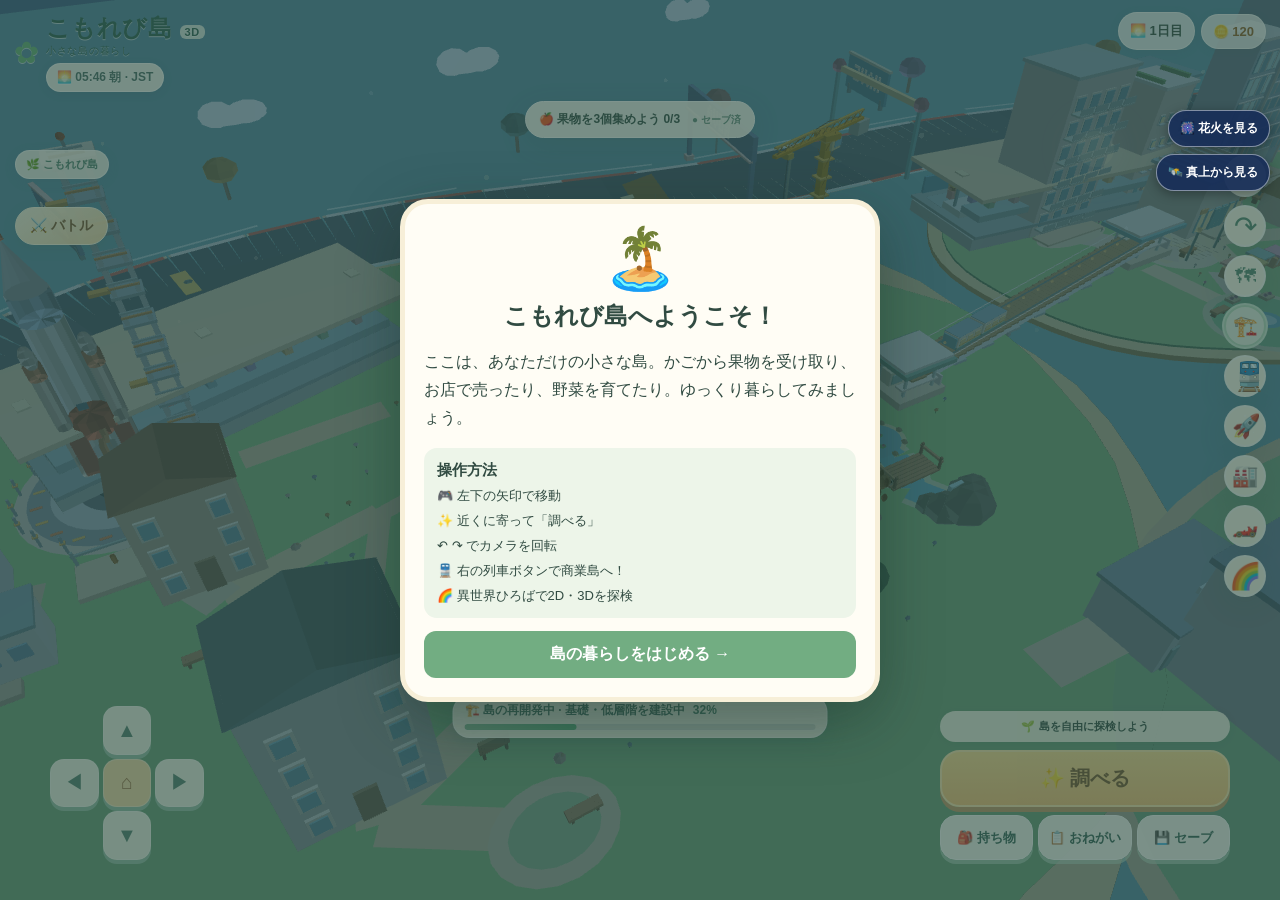
<file: index.html>
<!doctype html>
<html lang="ja">
<head>
  <meta charset="utf-8">
  <meta name="viewport" content="width=device-width, initial-scale=1, viewport-fit=cover, user-scalable=no">
  <meta name="theme-color" content="#e1f6e6">
  <meta name="description" content="こもれび島 3D — 島で歩く、集める、育てる。オリジナルの小さな生活ゲーム。">
  <title>こもれび島 3D | 小さな島の暮らし</title>
  <link rel="stylesheet" href="styles.css?v=20261123-airshow1">
</head>
<body>
<div id="app">
  <div id="poster" aria-hidden="true">
    <div class="poster-sky"></div><div class="poster-water"></div><div class="poster-island"></div>
    <div class="poster-house"><span>🏡</span></div><div class="poster-player">🧑🏻</div>
    <div class="poster-copy">🌿 こもれび島 3D<small>島で、あたらしい毎日を。</small></div>
    <div class="poster-note">この画面で島が動かない場合は、<br>ZIPをWebサイトとして公開してSafariで開いてください。</div>
  </div>
  <canvas id="gameCanvas" aria-label="3Dのこもれび島"></canvas>
  <canvas id="battleFxCanvas" aria-hidden="true"></canvas>
  <div id="nightSky" class="night-sky" aria-hidden="true"><div class="night-moon"></div></div>
  <div class="top-hud">
    <div class="brand"><span class="brand-leaf">✿</span><div><strong>こもれび島 <em>3D</em></strong><small>小さな島の暮らし</small><span class="clock-pill" id="timePill" aria-label="日本標準時と同期中">🕘 00:00 · JST</span></div></div>
    <div class="top-right"><span class="pill" id="dayPill">☀️ 1日目</span><span class="pill gold" id="coinPill">🪙 120</span></div>
  </div>
  <div id="statusBar"><span id="missionShort">🍎 果物を3個集めよう</span><span id="saveStatus">● セーブ済</span></div>
  <div id="islandNamePill" class="island-name-pill">🌿 こもれび島</div>
  <button type="button" id="battleBtn" class="island-battle-entry" aria-label="島のオリジナルモンスターバトルを始める">⚔️ バトル</button>
  <button type="button" id="airshowBtn" class="airshow-entry" aria-label="6機編隊の航空ショーを開始する" title="昼の6機編隊航空ショー" hidden>✈️ 航空ショー</button>
  <div id="airshowHud" class="airshow-hud" role="status" aria-live="off" hidden>✈️ 6機編隊が島の上空を通過中！</div>
  <div class="edge-buttons"><button id="rotateLeft" aria-label="カメラを左回転">↶</button><button id="rotateRight" aria-label="カメラを右回転">↷</button><button id="islandMapBtn" aria-label="拡張された島の地図を開く" title="島マップ">🗺</button><button id="redevelopmentViewBtn" class="active" aria-label="島の再開発を見渡す・通常カメラに戻す" title="再開発を見渡す">🏗️</button><button id="seaLineBtn" aria-label="こもれびシーラインの路線図・駅へ移動" title="海上列車と商業島">🚆</button><button id="spaceportBtn" aria-label="こもれび宇宙港のロケット発射台へ" title="ロケット発射台">🚀</button><button id="industryBtn" aria-label="自動車工場と完成車輸出港へ" title="自動車産業地区">🏭</button><button id="kartBtn" aria-label="こもれびサーキットでカートレース" title="カートレース場">🏎️</button><a class="dimension-link" id="dimensionGateBtn" href="./dimension-hub.html" aria-label="3Dと2Dの異世界ひろばへ" title="3Dと2Dの世界・交流ひろば">🌈</a></div>
  <button id="redevelopmentHud" class="redevelopment-status" aria-label="島の再開発 32%・詳細を開く" type="button"><span class="redevelopment-top"><strong id="redevelopmentLabel">🏗️ 島の再開発中 · 基礎・低層階を建設中</strong><strong id="redevelopmentPercent">32%</strong></span><span class="redevelopment-track"><span id="redevelopmentFill" class="redevelopment-fill" style="width:32%"></span></span></button>
  <div id="spaceHud" class="space-launch-hud" role="status" aria-live="polite" hidden></div>
  <div id="trainHud" class="sea-train-hud" hidden><span id="trainHudText">🚆 こもれびシーラインで移動中…</span><span class="sea-train-progress" aria-hidden="true"><span></span></span></div>
  <div id="kartHud" class="kart-hud" hidden aria-label="こもれび群島グランプリのレース画面">
    <div class="kart-hud-panel"><strong id="kartStatus">🏁 こもれび群島グランプリ</strong><span id="kartRaceMeta">順位 1/8 · 1/3周 · 0 km/h · 00:00</span><div id="kartSponsors" class="kart-sponsor-strip" aria-label="こもれびグランプリのスポンサー">🏁 PRESENTED BY <b>KOMO MOTOR</b> <span>✦</span> <b>MINT ENERGY</b> <span>✦</span> <b>NOVA TECH</b></div><div class="kart-race-actions"><button id="kartAutoToggle" type="button">🚗 オート加速 ON</button><button id="kartRestart" type="button" hidden>🔁 もう一度</button><button id="kartQuit" type="button">🏝️ 島へ戻る</button></div></div>
    <canvas id="kartMiniMap" class="kart-minimap" width="150" height="150" aria-label="コースとカートの現在位置"></canvas>
    <div class="kart-touch-controls" aria-label="カート操作">
      <div class="kart-steering"><button id="kartSteerLeft" type="button" aria-label="左にハンドル">◀</button><button id="kartSteerRight" type="button" aria-label="右にハンドル">▶</button></div>
      <div class="kart-pedals"><button id="kartBrake" type="button" aria-label="ブレーキ">減速</button><button id="kartDrift" type="button" aria-label="ドリフト">💨 ドリフト</button><button id="kartItem" type="button" aria-label="獲得したアイテムを使う" disabled>🎁 アイテム</button><button id="kartRescue" type="button" aria-label="コースに戻る">↩ 復帰</button></div>
    </div>
  </div>
  <section id="battleHud" class="battle-hud" aria-label="島のモンスターバトル" hidden>
    <div class="battle-hud-top"><strong>⚔️ こもれび バトル広場</strong><div class="battle-nav"><button id="battleBackBtn" type="button" hidden>↩ 技を戻す</button><button id="battleQuitBtn" type="button">✕ やめる</button></div></div>
    <div class="battle-hp-grid">
      <div class="battle-hp-card"><strong id="battlePlayerName">⚡ ピリモ Lv.16</strong><span>HP <span id="battlePlayerHP">48 / 48</span></span><div class="battle-meter"><span id="battlePlayerFill"></span></div></div>
      <div class="battle-hp-card"><strong id="battleFoeName">🍃 ハルリザ Lv.15</strong><span>HP <span id="battleFoeHP">52 / 52</span></span><div class="battle-meter"><span id="battleFoeFill"></span></div></div>
    </div>
    <p id="battleMessage" class="battle-message" role="status" aria-live="polite">好きな技を選ぼう！</p>
    <div class="battle-action-grid" id="battleActions">
      <button id="battleAttackBtn" type="button" class="battle-attack">⚔️ たたかう</button>
      <button id="battleFriendBtn" type="button">🌬️ なかま</button>
      <button id="battleItemBtn" type="button">🧰 どうぐ ×1</button>
      <button id="battleRunBtn" type="button">🏃 にげる</button>
    </div>
    <div id="battleMoves" class="battle-move-grid" data-open="no" hidden>
      <button type="button" data-battle-move="thunder">⚡ ひかりスパーク</button>
      <button type="button" data-battle-move="quick">💨 ひらりアタック</button>
      <button type="button" data-battle-move="burst">🌟 きらめきボール</button>
      <button type="button" data-battle-move="rest">💚 ひとやすみ</button>
    </div>
    <button id="battleEndBtn" class="battle-end" type="button" hidden>🏝️ 島の散策に戻る</button>
  </section>
  <div class="toast" id="toast" role="status" aria-live="polite"></div>
  <div class="festival-controls" aria-label="花火カメラ操作"><button type="button" id="festivalViewBtn">🎆 花火を見る</button><button type="button" id="fireworksOverheadBtn">🛰️ 真上から見る</button></div>
  <div class="bottom-ui">
    <div class="dpad" aria-label="移動コントローラー"><button class="up" data-dir="up" aria-label="前に移動">▲</button><button class="left" data-dir="left" aria-label="左に移動">◀</button><button class="center" id="cameraReset" aria-label="カメラを戻す">⌂</button><button class="right" data-dir="right" aria-label="右に移動">▶</button><button class="down" data-dir="down" aria-label="後ろに移動">▼</button></div>
    <div class="actions"><div class="hint" id="interactHint">あたりを探検しよう！</div><button class="act-main" id="actionBtn">✨ 調べる</button><div class="small-actions"><button id="bagBtn">🎒 持ち物</button><button id="questBtn">📋 おねがい</button><button id="nextDayBtn">💾 セーブ</button></div></div>
  </div>
  <div id="loadingBanner">島の準備をしています…</div>
  <div class="overlay" id="panelOverlay" hidden><section class="panel" role="dialog" aria-modal="true" aria-labelledby="panelTitle"><div class="panel-head"><h2 id="panelTitle">持ち物</h2><button id="panelClose" aria-label="閉じる">✕</button></div><div id="panelContent"></div></section></div>
  <div class="overlay" id="welcomeOverlay" hidden><section class="panel welcome" role="dialog" aria-modal="true" aria-labelledby="welcomeTitle"><div class="welcome-icon">🏝️</div><h2 id="welcomeTitle">こもれび島へようこそ！</h2><p>ここは、あなただけの小さな島。かごから果物を受け取り、お店で売ったり、野菜を育てたり。ゆっくり暮らしてみましょう。</p><div class="tips"><strong>操作方法</strong><span>🎮 左下の矢印で移動</span><span>✨ 近くに寄って「調べる」</span><span>↶ ↷ でカメラを回転</span><span>🚆 右の列車ボタンで商業島へ！</span><span>🌈 異世界ひろばで2D・3Dを探検</span></div><button class="primary" id="startBtn">島の暮らしをはじめる →</button></section></div>


  <div id="fishHud" class="fish-hud" data-stage="ready" hidden>
    <div class="fish-hud-title"><span>🎣 おさかな池</span><button type="button" id="fishBack" aria-label="釣りをやめる">✕ やめる</button></div>
    <p id="fishMessage" role="status" aria-live="polite">池に向かって竿を投げよう！</p>
    <div id="fishTimer" class="fish-timer" hidden><div class="fish-timer-fill"></div></div>
  </div>
  <!-- The island remains a 3D game. House and shop are rendered as walkable 3D rooms. -->
  <div class="room-hud" id="roomHud" hidden>
    <span id="roomName">🏠 家の中</span><span class="room-hud-help">歩いて家具や店員に近づこう</span>
  </div>
  <!-- Speech text appears above the actual 3D character; choices and commerce remain in the compact panel. -->
  <div class="speech-bubble" id="speechBubble" role="status" aria-live="polite" aria-atomic="true" hidden>
    <div class="speech-name" id="speechName">🐱 店員さん</div>
    <p class="speech-text" id="speechText"></p>
  </div>
  <div class="room-dialogue" id="roomDialogue" role="dialog" aria-modal="true" aria-labelledby="roomDialogTitle" hidden>
    <div class="room-dialogue-heading"><h2 id="roomDialogTitle">お話ししよう</h2><button id="roomDialogClose" aria-label="会話を閉じる">✕</button></div>
    <div id="roomDialogBody"></div>
    <div id="roomDialogActions" class="room-dialogue-actions"></div>
  </div>
  <div class="scene-veil" id="sceneVeil" aria-hidden="true"><div id="sceneVeilLabel">🚪 お部屋へ入ります…</div></div>
  <div id="errorMessage" hidden></div>
</div>
<script src="rooms3d.js?v=20261111-v17" defer></script>
<script src="daynight.js?v=20261112-v21" defer></script>
<script src="sky-gradient.js?v=20261120-atmosphere1" defer></script>
<script src="watering3d.js?v=20261111-v17" defer></script>
<script src="moko3d.js?v=20261111-v17" defer></script>
<script src="expansion3d.js?v=20261112-v23" defer></script>
<script src="redevelopment3d.js?v=20261120-material1" defer></script>
<script src="sealine3d.js?v=20261126-graphics2" defer></script>
<script src="world-expansion-v23.js?v=20261112-v24" defer></script>
<script src="spaceport3d.js?v=20261114-v41" defer></script>
<script src="launch-audio.js?v=20261113-v30" defer></script>
<script src="industry3d.js?v=20261113-v31" defer></script>
<script src="kart3d.js?v=20261113-v38" defer></script>
<script src="nightfestival.js?v=20261126-rare2" defer></script>
<script src="airshow3d.js?v=20261123-a1" defer></script>
<script src="render-quality.js?v=20261128-collision-hd1" defer></script>
<script src="camera-gestures.js?v=20261113-v32" defer></script>
<script src="battle3d.js?v=20261128-collision-hd1" defer></script>
<script src="battle-effects.js?v=20261118-b4" defer></script>
<script src="island-life3d.js?v=20261119-life2" defer></script>
<script src="game.js?v=20261128-anime-avatar2" defer></script>
</body>
</html>
</file>
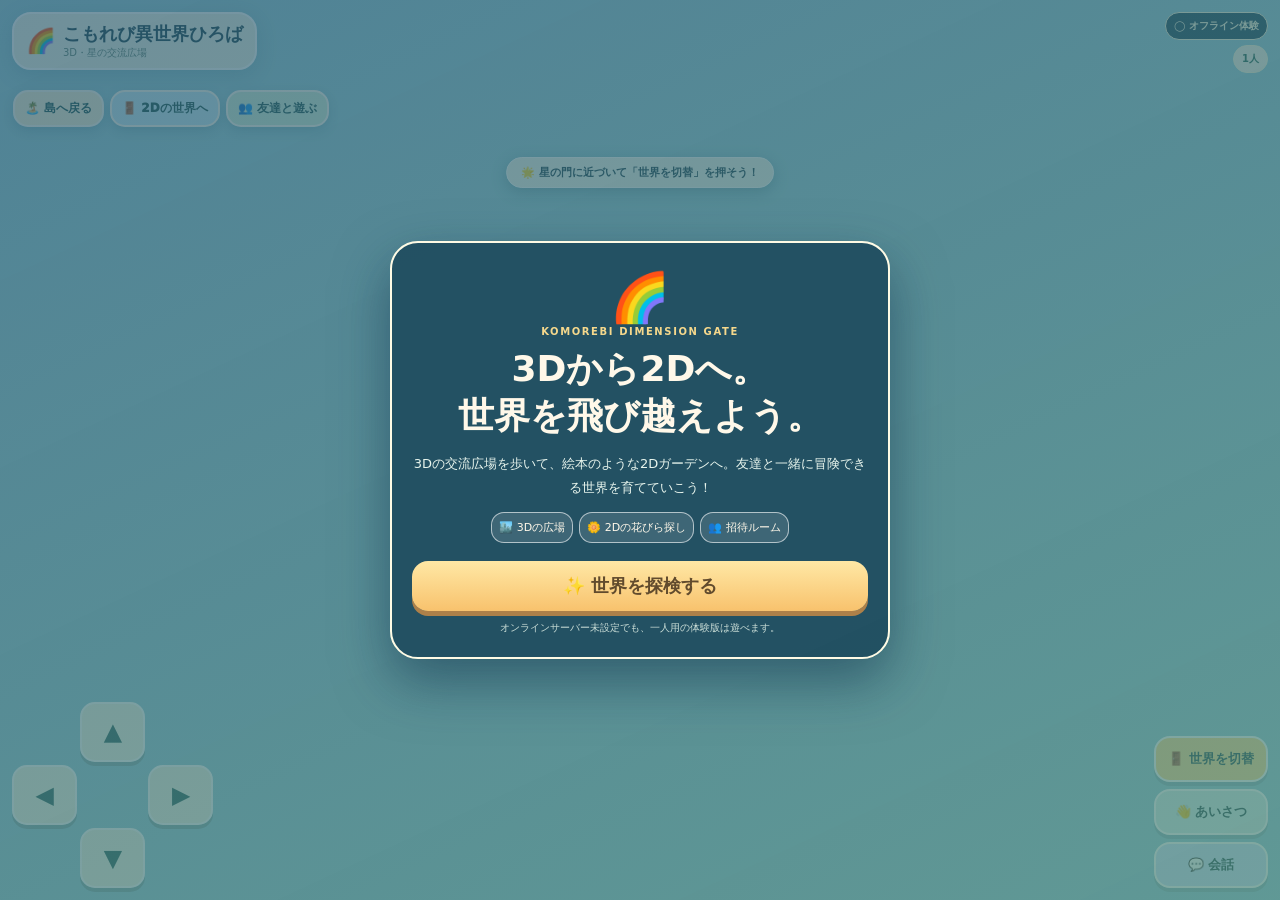
<file: dimension-hub.html>
<!doctype html>
<html lang="ja">
<head>
<meta charset="utf-8">
<meta name="viewport" content="width=device-width, initial-scale=1, viewport-fit=cover, user-scalable=no">
<meta name="theme-color" content="#144d59">
<meta name="description" content="こもれび島の3Dと2Dを自由に行き来する、オリジナルの交流エリア。">
<title>🌈 こもれび異世界ひろば | 3D × 2D</title>
<link rel="stylesheet" href="dimension-hub.css?v=20261114-a1">
<script type="importmap">{"imports":{"three":"https://cdn.jsdelivr.net/npm/three@0.187.0/build/three.module.js"}}</script>
</head>
<body>
<div id="dimensionApp">
 <canvas id="dimension3d" aria-label="3Dのこもれび交流広場"></canvas>
 <canvas id="dimension2d" aria-label="2Dのこもれびガーデン" hidden></canvas>
 <div id="sceneFade" aria-hidden="true"></div>
 <header class="world-top">
  <div class="world-brand"><span class="brand-icon">🌈</span><span><strong>こもれび異世界ひろば</strong><small id="worldName">3D・星の交流広場</small></span></div>
  <div class="world-status"><span id="connectionStatus" class="status-chip">◯ オフライン体験</span><span id="onlineCount" class="count-chip">1人</span></div>
 </header>
 <div class="top-links"><a href="./index.html" class="island-back">🏝️ 島へ戻る</a><button id="toggleWorld" type="button">🚪 2Dの世界へ</button><button id="openFriends" type="button">👥 友達と遊ぶ</button></div>
 <div id="helpMessage" class="world-hint">🌟 星の門に近づいて「世界を切替」を押そう！</div>
 <div id="minigameHud" class="minigame-hud" hidden>🌼 集めた花びら <strong id="petals">0</strong> / 8</div>
 <div id="chatFeed" class="chat-feed" role="log" aria-live="polite" aria-label="プレイヤーの会話"></div>
 <section class="control-bar" aria-label="移動操作">
  <div class="movement" aria-label="十字キー">
   <button class="dir up" data-move="up" aria-label="上に移動">▲</button>
   <button class="dir left" data-move="left" aria-label="左に移動">◀</button>
   <button class="dir right" data-move="right" aria-label="右に移動">▶</button>
   <button class="dir down" data-move="down" aria-label="下に移動">▼</button>
  </div>
  <div class="world-actions">
   <button id="portalAction" type="button">🚪 世界を切替</button>
   <button id="emoteButton" type="button">👋 あいさつ</button>
   <button id="chatToggle" type="button">💬 会話</button>
  </div>
 </section>
 <form id="chatForm" class="chat-form" hidden autocomplete="off">
  <label for="chatInput">みんなに話しかける</label><div><input id="chatInput" maxlength="56" placeholder="こんにちは！" autocomplete="off"><button type="submit">送信</button></div>
 </form>
 <aside id="friendsPanel" class="friends-panel" hidden aria-label="友達と遊ぶ">
  <div class="panel-heading"><strong>👥 友達と遊ぶ</strong><button id="closeFriends" type="button" aria-label="閉じる">✕</button></div>
  <p id="friendsExplain">招待コードで同じ部屋に入ろう。まずは一人でも3D・2Dを探検できるよ。</p>
  <label for="playerName">なまえ（14文字以内）</label>
  <input id="playerName" maxlength="14" placeholder="たびびと" autocomplete="nickname">
  <label for="roomCode">おへやの合言葉（6文字）</label>
  <div class="room-entry"><input id="roomCode" maxlength="6" autocapitalize="characters" spellcheck="false" aria-label="6文字の招待コード"><button id="newRoom" type="button">新しく作る</button></div>
  <div class="invite-actions"><button id="connectRoom" type="button">🌐 この部屋に入る</button><button id="copyRoom" type="button">🔗 招待URLをコピー</button></div>
  <p id="networkNotice" class="network-notice"></p>
  <div id="roomPlayers" class="room-players"><strong>入室中の人</strong><div id="playerList">自分だけ（オフライン）</div></div>
  <small>※招待コードを知る人が参加できます。会話は公開しないでね。島の個人セーブは共有されません。</small>
 </aside>
 <div id="startWelcome" class="welcome-screen">
  <div class="welcome-card">
   <span class="welcome-icon">🌈</span>
   <div class="eyebrow">KOMOREBI DIMENSION GATE</div>
   <h1>3Dから2Dへ。<br>世界を飛び越えよう。</h1>
   <p>3Dの交流広場を歩いて、絵本のような2Dガーデンへ。友達と一緒に冒険できる世界を育てていこう！</p>
   <div class="intro-tags"><span>🏙️ 3Dの広場</span><span>🌼 2Dの花びら探し</span><span>👥 招待ルーム</span></div>
   <button id="enterWorld" type="button">✨ 世界を探検する</button>
   <small>オンラインサーバー未設定でも、一人用の体験版は遊べます。</small>
  </div>
 </div>
</div>
<script src="dimension-config.js?v=20261114-a1"></script>
<script type="module" src="dimension-hub.js?v=20261114-a1"></script>
</body>
</html>
</file>
<file: styles.css>
:root{--ink:#314b42;--leaf:#447d64;--light:#fffdf5;--sand:#fff0d3;--shadow:0 8px 28px rgba(44,79,61,.16)}*{box-sizing:border-box}html,body{margin:0;width:100%;height:100%;overflow:hidden;font-family:-apple-system,BlinkMacSystemFont,"Hiragino Kaku Gothic ProN","Noto Sans JP",sans-serif;color:var(--ink);-webkit-tap-highlight-color:transparent;touch-action:none}body{background:#bbdfe7}#app{width:100%;height:100%;height:100dvh;position:relative;overflow:hidden}#gameCanvas{position:absolute;inset:0;width:100%;height:100%;display:block;touch-action:none}button{font:inherit;border:0;cursor:pointer;touch-action:none;-webkit-user-select:none;user-select:none}button:active{transform:translateY(2px) scale(.98)}button:focus-visible{outline:3px solid #a5d4f7}#poster{position:absolute;inset:0;overflow:hidden;z-index:1;background:linear-gradient(#c1ebf7 0%,#f7f3d7 58%,#a6d7d2 100%)}#poster.hidden{display:none}.poster-sky{height:60%;background:radial-gradient(circle at 80% 19%,#fffbe6 0 9%,transparent 10%),linear-gradient(#b8eaf4,#e1f3dd)}.poster-water{position:absolute;inset:52% 0 0;background:linear-gradient(130deg,#8dcdd0,#aadbd1)}.poster-island{position:absolute;top:31%;left:50%;width:min(83vw,480px);height:min(53vh,420px);border:17px solid #f8e7ad;border-radius:40% 48% 39% 43%;transform:translateX(-50%) rotate(-13deg);background:radial-gradient(#aee3a0,#80cda0);box-shadow:0 33px 0 #e0c488,0 42px 0 #7ba2a0}.poster-house,.poster-tree,.poster-player{position:absolute;font-size:65px;filter:drop-shadow(4px 9px 2px #608b7760)}.poster-house{top:35%;left:26%}.poster-tree.p1{top:40%;right:22%}.poster-tree.p2{top:54%;left:27%}.poster-tree.p3{top:61%;right:24%}.poster-player{top:54%;left:48%;font-size:49px}.poster-copy{position:absolute;top:17%;left:0;right:0;text-align:center;color:#34635d;text-shadow:0 2px 0 #fff8;font-size:clamp(26px,6vw,40px);font-weight:900}.poster-copy small{display:block;font-size:14px;margin-top:5px}.poster-note{position:absolute;bottom:24%;width:90%;left:5%;text-align:center;background:#fffc;border-radius:17px;padding:12px 18px;font-size:13px;line-height:1.6}.top-hud{position:absolute;z-index:3;top:calc(env(safe-area-inset-top) + 12px);left:14px;right:14px;display:flex;justify-content:space-between;align-items:flex-start;gap:6px;pointer-events:none}.brand{display:flex;align-items:center;gap:7px;color:#2b5d50;text-shadow:0 1px #fff9}.brand-leaf{font-size:30px;color:#65af75}.brand strong{display:block;font-size:clamp(15px,4.6vw,23px);letter-spacing:.02em;white-space:nowrap}.brand em{background:#f9fff4cc;font-style:normal;border-radius:6px;padding:1px 5px;font-size:11px}.brand small{display:block;font-size:10px;letter-spacing:.07em}.top-right{display:flex;gap:6px;align-items:center;flex-wrap:wrap;justify-content:flex-end}.pill{font-weight:800;background:#fffc;border:1px solid #ffffffad;padding:9px 11px;border-radius:30px;font-size:13px;white-space:nowrap;box-shadow:0 2px 10px #376b531e}.gold{color:#8d5e26}#statusBar{position:absolute;z-index:3;top:calc(env(safe-area-inset-top) + 76px);left:50%;transform:translateX(-50%);width:max-content;max-width:calc(100vw - 30px);background:#fffdf4e9;box-shadow:var(--shadow);border:1px solid #fff;border-radius:30px;padding:9px 13px;display:flex;gap:12px;align-items:center;font-size:12px;font-weight:700}#missionShort{white-space:nowrap;overflow:hidden;text-overflow:ellipsis}#saveStatus{color:#638b7b;font-size:10px;white-space:nowrap}.edge-buttons{z-index:3;position:absolute;right:14px;top:calc(env(safe-area-inset-top) + 135px);display:flex;flex-direction:column;gap:8px}.edge-buttons button{background:#fffcee;border:2px solid #ffffffb5;border-radius:50%;width:42px;height:42px;color:#518571;font-size:28px;box-shadow:var(--shadow)}.bottom-ui{position:absolute;left:0;right:0;bottom:calc(env(safe-area-inset-bottom) + 15px);z-index:3;display:flex;align-items:flex-end;justify-content:space-between;gap:8px;padding:0 13px;pointer-events:none}.bottom-ui>*{pointer-events:auto}.dpad{width:min(34vw,158px);height:min(34vw,158px);min-width:125px;min-height:125px;display:grid;grid-template-columns:repeat(3,1fr);grid-template-rows:repeat(3,1fr);gap:4px;align-self:flex-end}.dpad button{border-radius:14px;background:#fffdf2e8;color:#547f70;font-size:20px;box-shadow:0 4px 0 #b5d6ca99;border:1px solid #fff6;display:grid;place-items:center}.dpad button.pressed{background:#c3e6ba}.dpad .up{grid-area:1/2}.dpad .left{grid-area:2/1}.dpad .center{grid-area:2/2;background:#f9dea7;color:#9e7044}.dpad .right{grid-area:2/3}.dpad .down{grid-area:3/2}.actions{display:flex;flex-direction:column;align-items:stretch;gap:8px;min-width:0;width:min(55vw,290px)}.hint{border-radius:24px;background:#fffdf1de;padding:8px 10px;font-size:11px;text-align:center;font-weight:700;box-shadow:0 1px 7px #2a694c23;max-height:55px;overflow:hidden}.act-main{border-radius:20px;background:linear-gradient(#ffdd91,#f9c477);border:2px solid #ffe7ae;box-shadow:0 5px 0 #c49a66;color:#79552d;font-weight:900;font-size:clamp(14px,3.9vw,20px);min-height:57px}.small-actions{display:grid;grid-template-columns:repeat(3,1fr);gap:5px}.small-actions button{min-height:45px;background:#fffefaef;border:1px solid #fff;border-radius:16px;box-shadow:0 4px 0 #b7d8c6aa;color:#356256;font-weight:800;font-size:clamp(10px,2.65vw,13px);padding:8px 3px}.toast{position:absolute;z-index:6;top:24%;left:50%;transform:translate(-50%,-16px);background:#fffbecf2;border:1px solid #fff;box-shadow:var(--shadow);border-radius:20px;max-width:88vw;padding:12px 18px;text-align:center;font-weight:800;pointer-events:none;opacity:0;transition:opacity .22s,transform .22s}.toast.show{opacity:1;transform:translate(-50%,0)}.overlay{position:absolute;z-index:10;inset:0;background:#294c4299;display:flex;justify-content:center;align-items:center;padding:20px;touch-action:pan-y}.overlay[hidden]{display:none}.panel{background:#fffdf5;border:5px solid #f7efd8;border-radius:28px;box-shadow:0 18px 60px #152d2466;padding:19px;max-width:480px;width:100%;max-height:min(80vh,730px);overflow-y:auto;overscroll-behavior:contain;touch-action:pan-y}.panel-head{display:flex;justify-content:space-between;align-items:center;border-bottom:2px dashed #e6e5d1;padding:0 0 12px;margin-bottom:12px}.panel-head h2{margin:0;font-size:21px}.panel-head button{background:#e9f2e7;color:#426e5c;width:35px;height:35px;border-radius:50%;font-weight:900}.item-row{display:flex;gap:12px;align-items:center;justify-content:space-between;padding:11px 0;border-bottom:1px solid #e8e9da}.item-row strong{display:block;font-size:15px}.item-row small{display:block;color:#7f9081;font-size:12px;margin-top:2px}.item-symbol{font-size:28px}.item-row .details{flex:1}.item-row button,.primary,.secondary{background:#72ad82;color:white;font-weight:800;border-radius:12px;padding:10px 13px;white-space:nowrap}.item-row button:disabled{opacity:.46;cursor:default}.primary{width:100%;margin-top:13px;padding:13px}.secondary{background:#ecede2;color:#4a6a5b}.panel p{line-height:1.75}.panel .subtle{color:#7b907e;font-size:12px}.tip-box{margin-top:14px;background:#f4f5e7;border-radius:14px;padding:12px;font-size:13px;line-height:1.7}.welcome{text-align:center}.welcome-icon{font-size:60px}.welcome h2{font-size:24px;margin:6px 0}.welcome p{text-align:left}.tips{display:flex;flex-direction:column;align-items:flex-start;gap:7px;background:#edf5e9;padding:13px;border-radius:13px;font-size:13px}.tips strong{font-size:15px}#loadingBanner{position:absolute;z-index:8;inset:auto 10% 48%;background:#fffefa;text-align:center;padding:15px;border-radius:20px;font-weight:bold;box-shadow:var(--shadow)}#loadingBanner[hidden]{display:none}#errorMessage{position:absolute;z-index:12;top:40%;left:5%;width:90%;background:#fff6e3;border:2px solid #e7cda3;padding:20px;border-radius:16px;line-height:1.7}#errorMessage[hidden]{display:none}@media(min-width:950px){.bottom-ui{padding:0 50px 25px}.dpad{width:154px;height:154px}.actions{width:290px}.brand strong{font-size:24px}}@media(max-height:630px){.top-hud{top:7px}#statusBar{top:58px}.edge-buttons{top:99px}.bottom-ui{bottom:6px}.dpad{width:112px;height:112px;min-width:112px;min-height:112px}.act-main{min-height:43px}.small-actions button{min-height:36px}.hint{padding:6px}.small-actions button{font-size:10px}}@media(prefers-reduced-motion:reduce){.toast{transition:none}}

/* Fishing is rendered inside the existing 3D scene: this only styles a small status HUD. */
.fish-hud[hidden],.fish-timer[hidden]{display:none}
.fish-hud{position:absolute;z-index:5;top:calc(env(safe-area-inset-top) + 128px);left:50%;transform:translateX(-50%);width:min(calc(100vw - 104px),350px);pointer-events:none;border:2px solid #ffffffed;border-radius:17px;background:#fffdf2e9;box-shadow:0 6px 22px #24554834;padding:10px 12px;text-align:center;backdrop-filter:blur(7px);-webkit-backdrop-filter:blur(7px)}
.fish-hud-title{display:flex;align-items:center;justify-content:space-between;gap:6px;color:#477b68;font-size:12px;font-weight:900}
.fish-hud-title button{pointer-events:auto;min-height:35px;padding:5px 9px;border-radius:15px;background:#e2f0e8;color:#436c60;font-size:12px;font-weight:bold}
.fish-hud p{margin:6px 0 2px;color:#386b61;font-size:clamp(13px,3.7vw,16px);font-weight:900;line-height:1.45}
.fish-hud[data-stage="bite"]{background:#fff2d4f2;border-color:#fcd37a;box-shadow:0 0 0 4px #ffd18444,0 7px 25px #7d604148}
.fish-hud[data-stage="bite"] p{color:#b7602b}
.fish-timer{width:100%;height:8px;overflow:hidden;margin-top:8px;background:#f5e0bf;border-radius:10px}
.fish-timer-fill{width:100%;height:100%;background:#eb965c}
.fish-hud[data-stage="bite"] .fish-timer-fill{animation:fishCountdown 1.6s linear forwards}
@keyframes fishCountdown{to{width:0}}
.bottom-ui.fishing-mode{justify-content:center}
.bottom-ui.fishing-mode .dpad,.bottom-ui.fishing-mode .small-actions{display:none}
.bottom-ui.fishing-mode .actions{width:min(82vw,350px)}
.bottom-ui.fishing-mode .hint{background:#edf9edf0;color:#52796a;font-size:12px}
.bottom-ui.fishing-mode .act-main{min-height:64px;font-size:19px}
.bottom-ui.fishing-mode .act-main:disabled{opacity:.8;cursor:default}
@media(max-height:700px){.fish-hud{top:calc(env(safe-area-inset-top) + 93px);width:min(calc(100vw - 104px),340px);padding:7px 9px}.fish-hud p{margin:3px 0}.bottom-ui.fishing-mode .act-main{min-height:50px}}
@media(prefers-reduced-motion:reduce){.fish-hud *{animation-duration:.01ms!important}}

/* Real walkable interiors: the same 3D canvas remains visible; dialogue is a compact bottom sheet. */
.room-hud[hidden],.room-dialogue[hidden]{display:none}
.room-hud{position:absolute;z-index:4;top:calc(env(safe-area-inset-top) + 133px);left:50%;transform:translateX(-50%);padding:9px 14px;border:2px solid #fffc;border-radius:18px;background:#fff8e8e8;box-shadow:0 8px 26px #325c4d34;text-align:center;min-width:215px;max-width:70vw;pointer-events:none}
.room-hud span{display:block;font-size:14px;font-weight:950;color:#4a7462}.room-hud .room-hud-help{font-size:10px;font-weight:700;color:#8a9473;padding-top:2px}
.room-dialogue{position:absolute;z-index:12;left:50%;bottom:calc(env(safe-area-inset-bottom) + 12px);transform:translateX(-50%);width:min(93vw,500px);max-height:min(47dvh,440px);padding:13px 16px 15px;background:#fffdf2f5;border:3px solid #fff0d2;border-radius:25px;box-shadow:0 15px 58px #1b3b3977;overflow-y:auto;overscroll-behavior:contain;touch-action:pan-y}
.room-dialogue-heading{display:flex;align-items:center;justify-content:space-between;gap:12px;border-bottom:1px solid #e2e5d4;padding-bottom:8px;margin-bottom:10px}
.room-dialogue-heading h2{font-size:17px;color:#4a6f61;margin:0}.room-dialogue-heading button{width:35px;height:35px;border-radius:50%;background:#e7f2e9;color:#4e7668;font-size:19px}
.room-dialogue p{line-height:1.6;color:#517368;font-size:13px;margin:8px 0}
.room-dialogue-actions{display:flex;flex-wrap:wrap;gap:8px;margin-top:10px}
.room-dialogue-actions button,.room-choice{padding:10px 12px;min-height:40px;background:#7eb694;color:#fffdf5;font-weight:800;font-size:13px;border-radius:13px;border:1px solid #fff;touch-action:manipulation;box-shadow:0 3px 0 #4d866e44}
.room-dialogue-actions button:last-child{background:#e7eee5;color:#51746a}
.room-choice:disabled{opacity:.47}
.room-offer{display:flex;align-items:center;justify-content:space-between;gap:8px;padding:7px 0;border-bottom:1px dashed #d9e1d2;line-height:1.45;font-size:13px}
.room-offer strong{font-size:13px;color:#365f53}.room-offer small{display:block;font-size:11px;color:#779687}
.room-offer .room-choice{flex-shrink:0;min-height:35px;padding:8px 9px;font-size:12px}
.room-dialogue .room-note{background:#f1f5e8;border-radius:11px;padding:9px;font-size:12px}
.bottom-ui.room-dialoguing{display:none}
.scene-veil{position:absolute;z-index:26;inset:0;background:#263d3d;opacity:0;pointer-events:none;transition:opacity .3s ease-in-out;display:grid;place-items:center}
.scene-veil.active{opacity:1;pointer-events:auto}
.scene-veil div{color:#fff5df;text-align:center;font-size:20px;font-weight:900;letter-spacing:.05em;transform:translateY(12px);transition:transform .3s}
.scene-veil.active div{transform:translateY(0)}
@media(max-height:670px){.room-hud{top:calc(env(safe-area-inset-top) + 92px)}.room-dialogue{max-height:58dvh;padding:10px}.room-offer{padding:4px 0}}
@media(prefers-reduced-motion:reduce){.scene-veil,.scene-veil div{transition:none}}

#app.indoors .edge-buttons{display:none}


/* Speech follows a real 3D NPC. Dialogue choices stay at the bottom; item lists remain separate. */
.speech-bubble[hidden]{display:none}
.speech-bubble{position:absolute;z-index:11;left:50%;top:46%;width:min(76vw,308px);max-width:calc(100vw - 30px);transform:translate(-50%,-100%);pointer-events:none;padding:13px 16px 15px;border:3px solid #fff8e5;border-radius:23px 23px 21px 21px;background:#fffdf4f5;box-shadow:0 10px 27px #304d4160;filter:drop-shadow(0 4px 2px #38554516);text-align:left;animation:speechPop .2s ease-out both}
.speech-bubble::after{content:"";position:absolute;left:var(--speech-tail-x,50%);bottom:-17px;transform:translateX(-50%);width:0;height:0;border-left:13px solid transparent;border-right:13px solid transparent;border-top:17px solid #fffdf4;filter:drop-shadow(0 2px 0 #d8ddc2)}
.speech-name{display:inline-block;padding:3px 8px;border-radius:12px;background:#e2f0e2;color:#466d5f;font-size:12px;font-weight:900;letter-spacing:.01em}
.speech-text{margin:8px 0 0;color:#365e52;font-size:clamp(14px,3.7vw,17px);font-weight:800;line-height:1.55;overflow-wrap:anywhere}
.room-dialogue.npc-choice-mode{max-height:none;max-width:min(94vw,395px);width:auto;overflow:visible;border:0;background:transparent;box-shadow:none;padding:0 5px;bottom:calc(env(safe-area-inset-bottom) + 20px)}
.room-dialogue.npc-choice-mode .room-dialogue-heading,.room-dialogue.npc-choice-mode #roomDialogBody{display:none}
.room-dialogue.npc-choice-mode .room-dialogue-actions{margin:0;display:flex;justify-content:center;gap:8px;flex-wrap:wrap;padding:8px;background:#fffdf2da;border:2px solid #ffffffc9;border-radius:19px;box-shadow:0 7px 19px #315d4d29;backdrop-filter:blur(5px);-webkit-backdrop-filter:blur(5px)}
.room-dialogue.npc-choice-mode .room-dialogue-actions button{border-radius:14px;min-height:45px;padding:10px 11px;font-size:clamp(11px,3vw,13px);white-space:nowrap;box-shadow:0 3px 0 #668d7260}
.room-dialogue.npc-choice-mode .room-dialogue-actions button:last-child{background:#dbe9e0;color:#446b60}
@keyframes speechPop{from{opacity:0;transform:translate(-50%,-91%) scale(.93)}to{opacity:1;transform:translate(-50%,-100%) scale(1)}}
@media(max-height:680px){.speech-bubble{padding:8px 12px 10px}.speech-text{margin-top:4px;font-size:13px}.room-dialogue.npc-choice-mode{bottom:calc(env(safe-area-inset-bottom) + 8px)}}
@media(prefers-reduced-motion:reduce){.speech-bubble{animation:none}}


/* The in-game clock is deliberately separate from local device time. Tap to preview the next period. */
.clock-pill{display:inline-flex;gap:5px;align-items:center;justify-content:center;margin-top:5px;padding:5px 10px;min-height:29px;background:#fffdf4e8;color:#4a6b65;border:1.5px solid #ffffffdf;border-radius:16px;box-shadow:0 2px 9px #2f4d5e26;font-size:12px;font-weight:900;line-height:1.1;pointer-events:auto;touch-action:manipulation;white-space:nowrap}
.clock-pill .clock-fast{color:#86ad98;font-size:18px;font-weight:900;line-height:.8}
#app[data-time-phase="night"] .clock-pill{background:#243956e6;color:#fff1d4;border-color:#e8eff75e;box-shadow:0 1px 13px #e5eaff35}
#app[data-time-phase="night"] .brand{color:#fff4d6;text-shadow:0 2px 9px #20314d}
#app[data-time-phase="night"] .brand em{background:#304d61c7;color:#fff8d9}
#app[data-time-phase="night"] .brand-leaf{color:#a4d5ad}
#app[data-time-phase="evening"] .clock-pill{background:#fff2e0f0;color:#935d59}
#statusBar{top:calc(env(safe-area-inset-top) + 101px)}
.edge-buttons{top:calc(env(safe-area-inset-top) + 155px)}
.room-hud{top:calc(env(safe-area-inset-top) + 166px)}
.fish-hud{top:calc(env(safe-area-inset-top) + 162px)}
.night-sky{position:absolute;z-index:2;left:0;right:0;top:0;height:47%;pointer-events:none;opacity:0;will-change:opacity;mask-image:linear-gradient(#000 0%,#000 54%,transparent 100%);-webkit-mask-image:linear-gradient(#000 0%,#000 54%,transparent 100%);background-image:
 radial-gradient(1.8px 1.8px at 8% 34%,#fff7cc 98%,transparent 100%),
 radial-gradient(2px 2px at 20% 61%,#ffffff 98%,transparent 100%),
 radial-gradient(2px 2px at 29% 22%,#dce9ff 98%,transparent 100%),
 radial-gradient(2.6px 2.6px at 38% 42%,#fff6d3 98%,transparent 100%),
 radial-gradient(2px 2px at 52% 19%,#fff 98%,transparent 100%),
 radial-gradient(1.8px 1.8px at 59% 63%,#ffefbf 98%,transparent 100%),
 radial-gradient(2.8px 2.8px at 72% 32%,#ffffff 98%,transparent 100%),
 radial-gradient(2px 2px at 88% 54%,#dbeaff 98%,transparent 100%),
 radial-gradient(2px 2px at 94% 17%,#fff8de 98%,transparent 100%),
 radial-gradient(1.6px 1.6px at 14% 76%,#fdf4d3 98%,transparent 100%),
 radial-gradient(2.1px 2.1px at 81% 78%,#fbf4dd 98%,transparent 100%)}
.night-moon{position:absolute;top:31%;right:13%;width:36px;height:36px;border-radius:50%;background:#f8f2dc;box-shadow:0 0 18px 7px #e6e8ec70,0 0 43px 15px #d4e4ff45;opacity:.92}
@media(max-width:375px){.clock-pill{font-size:11px;padding:5px 8px;min-height:27px}#statusBar{top:calc(env(safe-area-inset-top) + 97px)}}
@media(max-height:700px){#statusBar{top:calc(env(safe-area-inset-top) + 92px)}.room-hud{top:calc(env(safe-area-inset-top) + 145px)}.fish-hud{top:calc(env(safe-area-inset-top) + 146px)}.edge-buttons{top:calc(env(safe-area-inset-top) + 148px)}}
@media(prefers-reduced-motion:reduce){.night-sky{will-change:auto}}

/* Interior rooms stay warm and readable even while the outdoor clock says night. */
#app.indoors[data-time-phase="night"] .brand{color:#2b5d50;text-shadow:0 1px #fff9}
#app.indoors[data-time-phase="night"] .brand em{background:#f9fff4cc;color:#2b5d50}
#app.indoors[data-time-phase="night"] .clock-pill{background:#fffdf4e8;color:#4a6b65;border-color:#fff}


/* JST is a live read-only clock: time cannot be fast-forwarded. */
.clock-pill{pointer-events:none;touch-action:auto;user-select:none;-webkit-user-select:none;cursor:default}
.clock-pill .clock-fast{display:none}

/* v1.0 island map: icon is usable on narrow mobile screens. */
#islandMapBtn{font-size:21px;touch-action:manipulation}
#panelContent canvas{object-fit:contain}
#app.indoors #islandMapBtn{display:none}


/* v1.1 — The island remains the focus; redevelopment appears at the right edge. */
#redevelopmentViewBtn{font-size:20px;touch-action:manipulation}
#redevelopmentViewBtn.active{background:#e8f1e6;border-color:#b7dac1;box-shadow:0 0 0 2px #d1e9d8}
.redevelopment-status{position:absolute;z-index:3;bottom:calc(env(safe-area-inset-bottom) + 178px);left:50%;transform:translateX(-50%);width:min(90vw,425px);border:1px solid #ffffffec;border-radius:18px;background:#fffdf1ef;box-shadow:0 4px 19px #467a7560;color:#436c5f;padding:9px 13px;display:flex;flex-direction:column;gap:7px;cursor:pointer;text-align:left;min-height:55px;touch-action:manipulation}
.redevelopment-status:active{transform:translateX(-50%) translateY(1px)}
.redevelopment-top{display:flex;gap:8px;align-items:center;justify-content:space-between;font-size:clamp(10px,2.65vw,13px);line-height:1.3}
#redevelopmentLabel{overflow:hidden;text-overflow:ellipsis;white-space:nowrap}
#redevelopmentPercent{flex-shrink:0;color:#477a68;font-size:13px}
.redevelopment-track{background:#d7ddd6;display:block;width:100%;height:7px;overflow:hidden;border-radius:8px}
.redevelopment-fill{display:block;height:100%;background:linear-gradient(90deg,#88bd9b,#54ac7a);border-radius:8px;transition:width .4s ease}
#app.indoors .redevelopment-status{display:none}
@media(max-height:710px){.redevelopment-status{bottom:calc(env(safe-area-inset-bottom) + 140px);padding:6px 10px;min-height:46px}.redevelopment-top{font-size:10px}}
@media(max-width:390px){.redevelopment-status{width:88vw}}
@media(prefers-reduced-motion:reduce){.redevelopment-fill{transition:none}}

/* v1.2: compact status pill reveals more of the living island on iPhone. */
.redevelopment-status{width:min(77vw,375px);min-height:43px;padding:7px 11px;gap:5px;bottom:calc(env(safe-area-inset-bottom) + 162px);background:#fffdf2ee;border-radius:17px}
.redevelopment-top{font-size:clamp(10px,2.65vw,12px)}
.redevelopment-track{height:6px}
#redevelopmentPercent{font-size:12px}
@media(max-height:710px){.redevelopment-status{bottom:calc(env(safe-area-inset-bottom) + 133px);padding:5px 8px;min-height:39px}}


/* v1.3: one 3D world, two connected islands and a real moving train. */
.island-name-pill{position:absolute;z-index:3;top:calc(env(safe-area-inset-top) + 150px);left:15px;padding:6px 10px;background:#fffdf4dd;border:1px solid #ffffffb8;border-radius:15px;color:#4e816f;font-weight:900;font-size:11px;max-width:58vw;box-shadow:0 3px 12px #39736d22;pointer-events:none}
.sea-train-hud[hidden]{display:none}
.sea-train-hud{position:absolute;left:50%;top:calc(env(safe-area-inset-top) + 175px);z-index:7;width:min(86vw,400px);transform:translateX(-50%);background:#fffef1f2;border:2px solid #fff;border-radius:21px;padding:13px 17px;box-shadow:0 8px 24px #366d7666;text-align:center;font-size:clamp(13px,3.6vw,16px);font-weight:900;color:#426d66;pointer-events:none}
.sea-train-progress{display:block;height:7px;border-radius:8px;background:#dbe9e7;margin-top:11px;overflow:hidden}
.sea-train-progress>span{display:block;width:45%;height:100%;border-radius:8px;background:#74b5aa;animation:sealine-progress 7.2s linear both}
@keyframes sealine-progress{0%{transform:translateX(-110%)}100%{transform:translateX(240%)}}
#app.train-riding .dpad,#app.train-riding .bottom-ui,#app.train-riding .redevelopment-status{display:none}
#app.train-riding .island-name-pill{display:none}
#app.train-riding .edge-buttons{display:none}
#app.indoors .island-name-pill{display:none}
@media(max-height:710px){.island-name-pill{top:calc(env(safe-area-inset-top) + 142px);font-size:10px}.sea-train-hud{top:calc(env(safe-area-inset-top) + 140px)}}
@media(prefers-reduced-motion:reduce){.sea-train-progress>span{animation:none}}

/* v1.8 night festival: layered moonlight while procedural 3D fireworks stay behind geometry. */
#app[data-time-phase="night"] .night-sky::before{
 content:"";position:absolute;inset:0;pointer-events:none;
 background:radial-gradient(ellipse at 72% 26%,rgba(121,154,225,.14),transparent 41%),
            linear-gradient(180deg,rgba(9,25,63,.08),transparent 73%);
}
#app[data-time-phase="night"] .night-moon{
 width:clamp(32px,8vw,49px);height:clamp(32px,8vw,49px);
 background:radial-gradient(circle at 31% 31%,#fffaf0 0 17%,transparent 19%),
            radial-gradient(circle at 65% 55%,#d8d5cb80 0 10%,transparent 12%),
            radial-gradient(circle at 40% 77%,#d4d2c580 0 7%,transparent 9%),#fff1d9;
 box-shadow:0 0 19px 5px #fcf3e4a8,0 0 48px 16px #c5d6ff45;
 animation:festivalMoonBreathe 8s ease-in-out infinite alternate;
}
@keyframes festivalMoonBreathe{
 from{filter:brightness(.97)}to{filter:brightness(1.08)}
}
@media(prefers-reduced-motion:reduce){
 #app[data-time-phase="night"] .night-moon{animation:none}
}

/* Fireworks camera controls are part of the game HUD, not a modal. */
.festival-controls{position:absolute;top:110px;right:10px;z-index:35;display:flex;flex-direction:column;gap:7px;align-items:flex-end;pointer-events:none}
.festival-controls button{pointer-events:auto;border:1px solid #ffffff75;border-radius:18px;padding:9px 11px;background:#182e58e8;color:#fff;font-size:12px;font-weight:700;box-shadow:0 3px 12px #0005;touch-action:manipulation}
#gameCanvas{touch-action:none}
@media(max-width:420px){.festival-controls{top:124px;right:7px}.festival-controls button{font-size:11px;padding:8px}}

/* v2.4: deliberate fresh start requires a confirmation panel. */
.panel button.danger{display:block;width:100%;margin-top:14px;padding:12px 14px;border-radius:13px;background:#ab4945;color:#fff;font-weight:800;white-space:normal;}
.panel>button.secondary{display:block;width:100%;margin-top:10px;white-space:normal;}

/* v2.6 — small, accessible spaceport control and countdown. */
#spaceportBtn{font-size:23px;touch-action:manipulation}
#app.indoors #spaceportBtn{display:none}
.space-launch-hud[hidden]{display:none}
.space-launch-hud{position:absolute;z-index:6;top:calc(env(safe-area-inset-top) + 182px);left:50%;transform:translateX(-50%);min-width:180px;max-width:65vw;text-align:center;background:#fff8e9ed;color:#99612c;border:2px solid #f7d49b;border-radius:17px;padding:9px 12px;font-size:13px;font-weight:900;box-shadow:0 6px 24px #514d4050;pointer-events:none}
@media(max-height:700px){.space-launch-hud{top:calc(env(safe-area-inset-top) + 150px)}}

/* v31 — automotive export district, compact mobile factory shortcut. */
#industryBtn{font-size:21px;touch-action:manipulation}
#app.indoors #industryBtn{display:none}
@media(max-height:700px){.edge-buttons{gap:5px}.edge-buttons button{width:39px;height:39px}}

/* v32 — prevent iOS Safari text-selection overlays during game gestures. */
#app,#app .top-hud,#app .bottom-ui,#app .edge-buttons,#app .hint,#app .island-name-pill{-webkit-user-select:none;user-select:none;-webkit-touch-callout:none}
#gameCanvas{touch-action:none;-webkit-user-select:none;user-select:none;-webkit-touch-callout:none;overscroll-behavior:none}
.panel,.panel p,.room-dialogue,.room-dialogue p{-webkit-user-select:text;user-select:text;-webkit-touch-callout:default}

/* v35: Native Kart Circuit on the existing 3D island. */
#kartBtn{font-size:21px;touch-action:manipulation}
#app.indoors #kartBtn{display:none}
.kart-hud[hidden],#kartRestart[hidden]{display:none!important}
.kart-hud{position:absolute;inset:0;z-index:32;pointer-events:none;-webkit-user-select:none;user-select:none}
.kart-hud-panel{position:absolute;top:calc(env(safe-area-inset-top) + 12px);left:50%;transform:translateX(-50%);width:min(calc(100vw - 30px),440px);display:flex;align-items:center;flex-direction:column;gap:5px;padding:10px 15px 12px;border:2px solid #ffffffec;border-radius:20px;background:#192e3fdf;color:#fffdf2;box-shadow:0 6px 24px #142f3f70;text-align:center;backdrop-filter:blur(6px)}
.kart-hud-panel strong{font-size:clamp(15px,4vw,21px);font-weight:950}
.kart-hud-panel>span{font-size:clamp(11px,3vw,14px);font-weight:900;font-variant-numeric:tabular-nums}
.kart-race-actions{display:flex;gap:9px;justify-content:center;margin-top:3px}
.kart-race-actions button{pointer-events:auto;min-height:34px;padding:6px 11px;border:1px solid #fff9;border-radius:12px;background:#ecf0dc;color:#305066;font-size:12px;font-weight:900;touch-action:manipulation}
.kart-race-actions #kartRestart{background:#fed06b;color:#593b2d}
.kart-touch-controls{position:absolute;left:0;right:0;bottom:calc(env(safe-area-inset-bottom) + 14px);display:flex;justify-content:space-between;align-items:flex-end;gap:8px;padding:0 max(8px,env(safe-area-inset-left)) 0 max(8px,env(safe-area-inset-right));pointer-events:none}
.kart-steering,.kart-pedals{display:flex;align-items:flex-end;gap:7px;pointer-events:none}
.kart-touch-controls button{pointer-events:auto;touch-action:none;-webkit-touch-callout:none;user-select:none;display:grid;place-items:center;min-width:clamp(50px,14vw,75px);height:clamp(57px,16vw,82px);border-radius:18px;border:2px solid #ffffffcb;background:#f4eddef0;color:#324f61;font-size:clamp(14px,3.4vw,18px);font-weight:950;box-shadow:0 5px 15px #20364766}
.kart-pedals button{min-width:clamp(58px,15vw,80px);font-size:clamp(10px,2.7vw,13px);padding:3px}
#kartAccelerate{height:clamp(75px,22vw,102px);background:#8cd6a7;color:#124f3b}
#kartDrift{background:#b0cbef;color:#294d82}
#kartBrake{background:#f6b7a4;color:#8b3d32}
.kart-touch-controls button:active,.kart-touch-controls button.pressed{transform:translateY(3px);background:#ffdf8c;box-shadow:0 2px 8px #142b4866}
#app.kart-racing .top-hud,#app.kart-racing #statusBar,#app.kart-racing .bottom-ui,#app.kart-racing .edge-buttons,#app.kart-racing .redevelopment-status,#app.kart-racing .festival-controls,#app.kart-racing .island-name-pill,#app.kart-racing .room-hud{display:none}
@media(max-width:390px){.kart-steering,.kart-pedals{gap:4px}.kart-touch-controls{padding-left:5px;padding-right:5px}.kart-touch-controls button{min-width:48px;border-radius:13px}.kart-pedals button{min-width:55px}}
@media(orientation:landscape) and (max-height:460px){.kart-hud-panel{top:calc(env(safe-area-inset-top) + 4px);width:min(44vw,320px);padding:4px 9px;gap:1px}.kart-hud-panel strong{font-size:13px}.kart-touch-controls{bottom:calc(env(safe-area-inset-bottom) + 5px)}.kart-touch-controls button{height:55px;min-width:60px}#kartAccelerate{height:66px}}

/* v36: Mario-Kart-inspired simple touch controls and course awareness. */
#kartAutoToggle{background:#d9f1df;color:#1e624b}
#kartRescue{background:#f7e1ac;color:#6e5421}
.kart-minimap{position:absolute;top:calc(env(safe-area-inset-top) + 132px);right:11px;z-index:33;width:clamp(92px,23vw,125px);height:clamp(92px,23vw,125px);border:2px solid #ffffffd8;border-radius:19px;box-shadow:0 4px 20px #172e4259;background:#ffffffd4;pointer-events:none}
.kart-hud-panel{padding:7px 11px 9px;gap:3px}
.kart-race-actions{gap:5px;margin-top:0}
.kart-race-actions button{font-size:clamp(10px,2.8vw,12px);min-height:31px;padding:5px 8px}
.kart-touch-controls button{font-weight:900}
#kartRescue{height:clamp(57px,16vw,82px)}
@media(max-width:390px){.kart-minimap{top:calc(env(safe-area-inset-top) + 126px);width:92px;height:92px;right:8px}.kart-race-actions button{padding:4px 6px;font-size:10px}}
@media(orientation:landscape) and (max-height:460px){.kart-minimap{top:calc(env(safe-area-inset-top) + 7px);right:12px;width:90px;height:90px}.kart-hud-panel{padding:3px 6px}.kart-race-actions button{min-height:27px;padding:3px 6px}}

/* Grand Prix v37: readable interactive item action on narrow iPhone screens. */
.kart-touch-controls{z-index:36;padding-left:6px;padding-right:6px}
.kart-pedals{gap:5px}
#kartItem{background:#ffde91;color:#664320;min-width:clamp(62px,17vw,88px);box-shadow:0 5px 17px #a96c3880}
#kartItem:disabled{background:#dde8e5;color:#71838a;opacity:.75;box-shadow:0 3px 8px #142b4829}
.kart-hud-panel strong{letter-spacing:.02em}
@media(max-width:430px){
 .kart-steering,.kart-pedals{gap:4px}
 .kart-touch-controls button{min-width:45px;height:66px;font-size:12px;padding:4px}
 .kart-pedals button{min-width:clamp(53px,14vw,61px)}
 #kartItem{min-width:68px;font-size:11px}
 #kartDrift{min-width:61px}
}
@media(max-width:360px){#kartItem{min-width:58px}.kart-touch-controls button{min-width:42px}.kart-pedals button{min-width:51px}}

/* v38: fictional Grand Prix sponsor ribbon without covering the steering area. */
.kart-sponsor-strip{max-width:100%;display:flex;flex-wrap:wrap;gap:4px 7px;align-items:center;justify-content:center;padding:3px 6px;color:#e5edf1;font-weight:700;font-size:clamp(9px,2.6vw,11px);line-height:1.35;letter-spacing:.01em}
.kart-sponsor-strip b{color:#fff0b8;font-weight:950}
.kart-sponsor-strip span{color:#bce6d7}
@media(max-width:430px){.kart-sponsor-strip{font-size:9px;gap:2px 5px}.kart-hud-panel{padding-bottom:7px}}
@media(orientation:landscape) and (max-height:460px){.kart-sponsor-strip{font-size:8px;line-height:1.05;padding:0}}

/* 2D x 3D world-gate launcher: same visual weight as the existing island icons. */
.edge-buttons .dimension-link{display:grid;place-items:center;flex:none;width:42px;height:42px;text-decoration:none;background:#fffcee;border:2px solid #ffffffb5;border-radius:50%;color:#518571;font-size:26px;box-shadow:var(--shadow);touch-action:manipulation}
.edge-buttons .dimension-link:focus-visible{outline:3px solid #97d2f4}


/* v1.4 experimental island creature battle. Supports portrait iPhone Safari. */
.island-battle-entry{
 position:absolute;z-index:5;top:calc(env(safe-area-inset-top) + 207px);left:15px;
 padding:9px 14px;border:1.5px solid #fff8e4;border-radius:22px;
 background:linear-gradient(145deg,#fff9e6f2,#ffdfaaea);
 box-shadow:0 4px 12px #427f7444;color:#77532f;
 font-size:14px;font-weight:900;touch-action:manipulation;
}
.island-battle-entry:active{transform:translateY(1px)}
.battle-hud[hidden],.battle-move-grid[hidden],.battle-action-grid[hidden],.battle-end[hidden]{display:none!important}
.battle-hud{
 position:absolute;z-index:19;left:50%;transform:translateX(-50%);
 bottom:calc(env(safe-area-inset-bottom) + 14px);
 width:min(94vw,460px);display:flex;flex-direction:column;gap:9px;
 color:#325c55;pointer-events:auto;font-family:inherit;
}
.battle-hud-top{display:flex;align-items:center;justify-content:space-between;gap:12px;
 border-radius:22px;padding:9px 13px;background:#fffdf1ee;
 border:2px solid #fff;box-shadow:0 5px 13px #3f776b38;font-size:14px}
.battle-hud-top button{border:0;background:#f1eee5;border-radius:17px;
 padding:6px 13px;color:#607d75;font-weight:800;font-size:12px;cursor:pointer}
.battle-hp-grid{display:grid;grid-template-columns:1fr 1fr;gap:9px}
.battle-hp-card{border-radius:20px;border:2px solid #fff;background:#fffdf1f2;
 box-shadow:0 5px 13px #316b6740;padding:9px 12px;display:flex;flex-direction:column;gap:4px;
 min-width:0;color:#345d56}
.battle-hp-card strong{display:block;font-size:clamp(12px,3vw,15px);white-space:nowrap;
 overflow:hidden;text-overflow:ellipsis}
.battle-hp-card>span{display:flex;justify-content:space-between;font-size:12px;font-weight:750;gap:7px}
.battle-meter{height:8px;background:#d6dedb;border-radius:10px;overflow:hidden}
.battle-meter>span{display:block;width:100%;height:100%;border-radius:9px;
 background:linear-gradient(90deg,#7bcda0,#44b884);transition:width .35s ease}
.battle-meter>span.low{background:linear-gradient(90deg,#f4b57d,#ee7976)}
.battle-message{margin:0;padding:10px 14px;border-radius:19px;border:2px solid #fff;
 background:#f9fff2f5;box-shadow:0 5px 15px #2c807450;color:#305d58;
 line-height:1.4;min-height:47px;font-size:13px;font-weight:800}
.battle-action-grid,.battle-move-grid{display:grid;grid-template-columns:1fr 1fr;gap:8px}
.battle-action-grid button,.battle-move-grid button,.battle-end{
 border:2px solid #ffffffdd;border-radius:19px;min-height:53px;
 background:#fafff5f0;box-shadow:0 4px 0 #a3cdc0a8;
 color:#39665e;font-size:clamp(13px,3.8vw,17px);font-weight:900;
 text-align:center;cursor:pointer;touch-action:manipulation;padding:7px 8px}
.battle-action-grid .battle-attack{background:linear-gradient(#ffdf99,#f6c879);
 color:#75512b;box-shadow:0 4px 0 #c99d56b0}
.battle-move-grid{padding:7px;border-radius:18px;background:#fdfbf2d9}
.battle-move-grid button{font-size:12px;min-height:44px}
.battle-hud button:disabled{opacity:.48;cursor:not-allowed}
.battle-hud button:active:not(:disabled){transform:translateY(2px);box-shadow:none}
.battle-end{background:#d2f1d8;box-shadow:0 4px 0 #8fbda1}
#app.battling .bottom-ui,#app.battling .edge-buttons,#app.battling .redevelopment-status,
#app.battling .festival-controls,#app.battling .island-battle-entry,#app.battling .island-name-pill{display:none!important}
@media(max-height:760px){
 .battle-hud{gap:6px;bottom:calc(env(safe-area-inset-bottom) + 7px)}
 .battle-hp-card{padding:6px 9px}
 .battle-hud-top{padding:6px 12px}
 .battle-action-grid button{min-height:42px}
 .battle-message{padding:7px 11px;min-height:39px}
 .island-battle-entry{top:calc(env(safe-area-inset-top) + 190px)}
}
@media(prefers-reduced-motion:reduce){.battle-meter>span{transition:none}}


/* v1.4.1 — give the combatants their own clear portrait composition. */
#app.battling .top-hud,#app.battling #statusBar,#app.battling #spaceHud,
#app.battling #trainHud,#app.battling #kartHud{display:none!important}
#app.battling #nightSky{opacity:.22!important}
#app.battling .battle-hud{z-index:25}
#app.battling .battle-hud-top{background:#fbf7e9f2}
#app.battling .battle-message{max-height:100px;overflow-y:auto}
@media(max-width:430px){#app.battling .battle-hud{width:95vw}}

/* compact navigation: move options REPLACE the four base controls instead of stacking */
.battle-nav{display:flex;align-items:center;gap:5px}
.battle-hud-top .battle-nav button{white-space:nowrap;padding:6px 9px;font-size:11px}
.battle-hud-top .battle-nav button[hidden]{display:none!important}

/* Cinematic special-attack surface; never traps taps or covers commands. */
#battleFxCanvas{position:absolute;inset:0;width:100%;height:100%;z-index:18;
 pointer-events:none;display:none;touch-action:none}
#app.battling #battleFxCanvas{display:block}
#app.battling .battle-hud{z-index:25}
#app.battling .battle-hud button:disabled{opacity:.58}
#app.battling .battle-message{transition:border-color .2s}
#app.battling.vfx-impact .battle-message{border-color:#fbdc8b;box-shadow:0 0 16px #ffdd8f99}
@media(prefers-reduced-motion:reduce){#app.battling.vfx-impact .battle-message{box-shadow:none}}

/* Six-jet flypast — a compact daytime action that never covers the existing
 * right-side navigation or the game D-pad on portrait iPhones. */
.airshow-entry{
 position:absolute;z-index:5;top:calc(env(safe-area-inset-top) + 266px);left:15px;
 background:linear-gradient(145deg,#effaffef,#a9d7ebf2);
 border:1.5px solid #ffffffee;color:#255f81;border-radius:22px;
 box-shadow:0 4px 13px #28557555;padding:10px 14px;font-size:13px;font-weight:900;
 white-space:nowrap;touch-action:manipulation;
}
.airshow-entry.active{background:linear-gradient(145deg,#fdf8df,#b9e6de);color:#446a5b}
#airshowBtn[hidden],#airshowHud[hidden],#app.indoors #airshowBtn,#app.battling #airshowBtn{display:none!important}
.airshow-hud{
 position:absolute;z-index:6;top:calc(env(safe-area-inset-top) + 189px);left:50%;
 transform:translateX(-50%);max-width:65vw;width:max-content;pointer-events:none;
 padding:10px 14px;border:2px solid #e9f6fa;background:#f4fdffe8;
 color:#2d6481;font-size:12px;font-weight:900;text-align:center;border-radius:18px;
 box-shadow:0 4px 16px #24465b35;
}
@media(max-height:700px){.airshow-entry{top:calc(env(safe-area-inset-top) + 235px);padding:7px 10px}.airshow-hud{top:calc(env(safe-area-inset-top) + 145px)}}
</file>
<file: dimension-hub.css>
:root{color-scheme:light;--night:#244957;--cream:#fff7e7;--mint:#d9f3e6;--sky:#9fd3df;--gold:#ffdb8e}
*{box-sizing:border-box}html,body{margin:0;width:100%;height:100%;overflow:hidden;overscroll-behavior:none;font-family:ui-rounded,-apple-system,BlinkMacSystemFont,"Hiragino Kaku Gothic ProN","Noto Sans JP",system-ui,sans-serif;color:var(--night);background:#9bcfdc}
button,input{font:inherit}button{cursor:pointer;-webkit-tap-highlight-color:transparent;touch-action:manipulation}button:focus-visible,a:focus-visible{outline:3px solid #77bade}
[hidden]{display:none!important}
#dimensionApp{position:fixed;inset:0;overflow:hidden;isolation:isolate}
#dimension3d,#dimension2d{position:absolute;inset:0;width:100%;height:100%;display:block;touch-action:none}
#dimension2d{image-rendering:pixelated;background:#a9d5b8}
#sceneFade{position:absolute;inset:0;background:#fff9e7;opacity:0;pointer-events:none;transition:opacity .2s;z-index:15}
#sceneFade.active{opacity:1}
.world-top{position:absolute;top:calc(env(safe-area-inset-top) + 12px);left:12px;right:12px;z-index:8;display:flex;align-items:flex-start;justify-content:space-between;gap:8px;pointer-events:none}
.world-brand{display:flex;align-items:center;gap:7px;background:#fffbebd9;border:2px solid #fff;border-radius:19px;padding:8px 12px;box-shadow:0 5px 20px #26617935;backdrop-filter:blur(8px)}
.brand-icon{font-size:24px}.world-brand strong{display:block;font-size:clamp(13px,3.8vw,18px);font-weight:1000;white-space:nowrap}.world-brand small{display:block;font-size:10px;color:#67867b}
.world-status{display:flex;flex-direction:column;gap:5px;align-items:flex-end}.status-chip,.count-chip{background:#163e54dc;border:1px solid #fff8df;color:#fff9de;border-radius:999px;padding:6px 8px;font-size:10px;font-weight:900;white-space:nowrap}.count-chip{background:#fff6e8ee;color:#2d6c5c}
.top-links{position:absolute;left:13px;top:calc(env(safe-area-inset-top) + 90px);z-index:7;display:flex;flex-wrap:wrap;gap:6px;max-width:88vw}
.top-links button,.top-links a{border:2px solid #fffaf2;box-shadow:0 4px 11px #20546836;border-radius:15px;padding:8px 10px;min-height:36px;color:#255a5a;font-weight:1000;font-size:12px;text-decoration:none;background:#fff3d7f2}
.top-links #toggleWorld{background:#c8e9f6}.top-links #openFriends{background:#d3eddb}
.world-hint{position:absolute;left:50%;top:calc(env(safe-area-inset-top) + 157px);transform:translateX(-50%);z-index:5;background:#fffaf0e3;border:1px solid #fff;border-radius:20px;padding:7px 14px;font-size:11px;font-weight:900;text-align:center;max-width:75vw;box-shadow:0 4px 15px #204c5850;pointer-events:none}
.minigame-hud{position:absolute;right:12px;top:calc(env(safe-area-inset-top) + 157px);background:#faedb8ef;border:2px solid #fff;border-radius:15px;padding:8px;font-size:12px;font-weight:900;z-index:7}
.chat-feed{position:absolute;bottom:calc(env(safe-area-inset-bottom) + 158px);left:14px;max-height:116px;overflow:hidden;z-index:6;width:min(72vw,340px);pointer-events:none;display:flex;flex-direction:column;align-items:flex-start;justify-content:flex-end;gap:3px}
.chat-feed p{background:#1d526cc9;border-radius:12px;margin:0;color:#fff8e4;padding:6px 9px;font-size:11px;text-shadow:0 1px #0006;max-width:100%;overflow-wrap:anywhere}
.control-bar{position:absolute;left:0;right:0;bottom:calc(env(safe-area-inset-bottom) + 12px);z-index:7;display:flex;align-items:flex-end;justify-content:space-between;gap:8px;padding:0 12px;pointer-events:none}
.movement{display:grid;grid-template-columns:repeat(3,clamp(44px,13vw,65px));grid-template-rows:repeat(3,clamp(44px,12vw,60px));gap:3px;pointer-events:none}
.movement .up{grid-column:2;grid-row:1}.movement .left{grid-column:1;grid-row:2}.movement .right{grid-column:3;grid-row:2}.movement .down{grid-column:2;grid-row:3}
.movement button{pointer-events:auto;background:#fffbe9ea;border:2px solid #fff;border-radius:15px;box-shadow:0 4px #84a7abcc;color:#376d68;font-size:22px;font-weight:1000;touch-action:none;-webkit-user-select:none;user-select:none}
.movement button.pressed{transform:translateY(3px);box-shadow:0 1px #84a7abcc;background:#ffdfa0}
.world-actions{display:flex;flex-direction:column;gap:7px;pointer-events:auto;max-width:46vw}
.world-actions button{background:#fff6e4f0;border:2px solid #fff;border-radius:16px;min-height:46px;padding:5px 12px;font-size:13px;font-weight:1000;color:#2f5859;box-shadow:0 4px #83a6ad8c}
.world-actions #portalAction{background:#ffdf94}.world-actions #emoteButton{background:#d9f0ed}.world-actions #chatToggle{background:#d2e4fc}
.chat-form{position:absolute;left:12px;right:12px;bottom:calc(env(safe-area-inset-bottom) + 164px);z-index:11;border-radius:15px;background:#f8f6eaf2;border:2px solid #fff;padding:9px;box-shadow:0 10px 35px #1b4c5566}
.chat-form label{font-size:11px;font-weight:900}.chat-form div{display:flex;gap:7px;margin-top:4px}.chat-form input{width:100%;min-width:0;background:white;border:1px solid #b7d4cc;padding:10px;border-radius:10px;font-size:16px}
.chat-form button{border:0;border-radius:10px;background:#8bbab5;color:#173d4b;font-weight:900;padding:5px 12px}
.friends-panel{position:absolute;right:9px;top:calc(env(safe-area-inset-top) + 14px);bottom:calc(env(safe-area-inset-bottom) + 10px);z-index:30;overflow-y:auto;width:min(365px,calc(100vw - 18px));background:#fffdf2f7;border:2px solid #fff;border-radius:24px;padding:15px;box-shadow:0 18px 70px #19465183;overscroll-behavior:contain;-webkit-overflow-scrolling:touch}
.panel-heading{display:flex;justify-content:space-between;align-items:center}.panel-heading strong{font-size:20px}.panel-heading button{border:0;border-radius:10px;padding:7px 11px;background:#d8ede2;color:#284f5a;font-weight:1000}
.friends-panel p{line-height:1.65;font-size:12px}.friends-panel label{display:block;font-size:12px;margin:11px 0 5px;font-weight:900}
.friends-panel input{background:white;border:1px solid #b5d1c7;border-radius:11px;font-size:16px;padding:11px;min-width:0;width:100%}
.room-entry{display:flex;gap:7px}.room-entry input{flex:1;text-transform:uppercase;font-weight:1000;letter-spacing:.17em}.room-entry button{min-width:93px;border:0;border-radius:11px;color:#376b5e;background:#dcefe4;font-weight:900;font-size:11px}
.invite-actions{display:grid;grid-template-columns:1fr 1fr;gap:8px;margin-top:13px}.invite-actions button{border:0;border-radius:11px;font-size:12px;padding:11px 6px;font-weight:1000;background:#ffe3a6;color:#5f4e36}.invite-actions button:first-child{background:#b1e5df;color:#245c5b}
.network-notice{background:#f0e9d7;color:#715e36;padding:9px;border-radius:11px;min-height:35px}
.room-players{border-top:1px solid #d1e4dc;padding-top:9px;margin-top:12px}.room-players strong{font-size:12px}
#playerList{display:flex;flex-wrap:wrap;gap:5px;font-size:12px;margin-top:8px}
#playerList span{border-radius:12px;padding:6px 9px;background:#e0eee7;font-weight:800}
.friends-panel small{display:block;font-size:11px;line-height:1.55;margin-top:12px;color:#758b80}
.welcome-screen{position:absolute;inset:0;z-index:35;background:linear-gradient(155deg,#26566da3,#437e72ab);display:flex;align-items:center;justify-content:center;padding:20px}
.welcome-card{width:min(500px,96vw);border-radius:28px;border:2px solid #fffbe5;background:#1e4b5fe9;text-align:center;color:#fff8e9;padding:26px 20px 22px;box-shadow:0 22px 54px #0b324c87}
.welcome-icon{display:block;font-size:48px}.eyebrow{font-size:10px;letter-spacing:.16em;color:#f5d88c;font-weight:900}
.welcome-card h1{font-size:clamp(24px,7vw,36px);line-height:1.3;margin:9px 0 11px}.welcome-card p{font-size:13px;line-height:1.8;color:#e8f5ed}
.intro-tags{display:flex;flex-wrap:wrap;justify-content:center;gap:6px;margin:12px 0 18px}.intro-tags span{border:1px solid #ffffff99;border-radius:13px;padding:7px;font-size:11px;background:#ffffff20}
#enterWorld{border:0;border-radius:16px;color:#614b2d;background:linear-gradient(#ffe8a5,#f8c26d);font-size:18px;font-weight:1000;padding:13px 22px;width:100%;box-shadow:0 5px #ad8049}
.welcome-card small{display:block;color:#cbded7;margin-top:10px;font-size:10px}
@media(max-width:370px){.top-links{top:calc(env(safe-area-inset-top) + 82px)}.world-hint{top:calc(env(safe-area-inset-top) + 145px);max-width:80vw}.movement{grid-template-columns:repeat(3,43px);grid-template-rows:repeat(3,43px)}.world-actions button{min-height:42px;font-size:11px}.world-brand{padding:6px}.brand-icon{font-size:19px}}
@media(orientation:landscape) and (max-height:480px){.world-top{top:6px}.top-links{top:64px}.world-hint{top:108px}.control-bar{bottom:6px}.movement{grid-template-columns:repeat(3,40px);grid-template-rows:repeat(3,40px)}.world-actions button{min-height:33px}.chat-feed{bottom:65px;left:50%}.minigame-hud{top:115px}}
</file>
